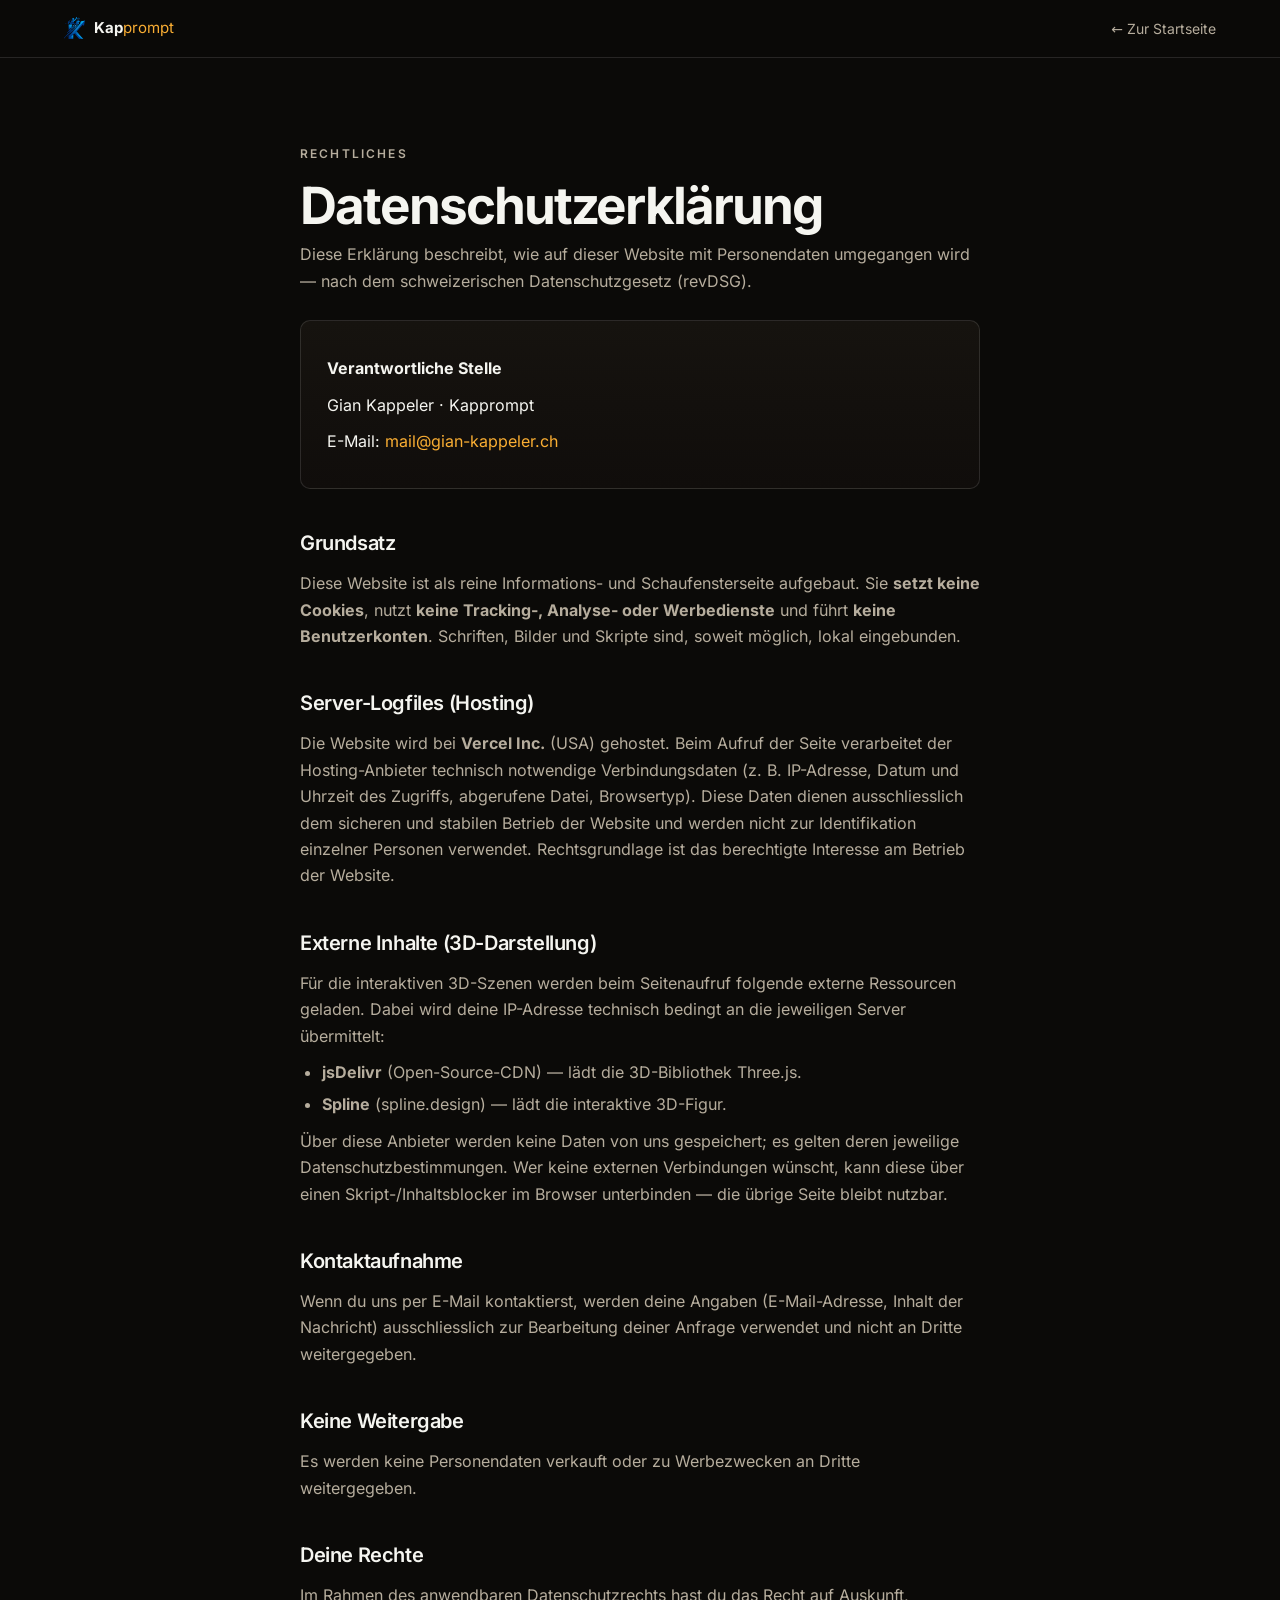
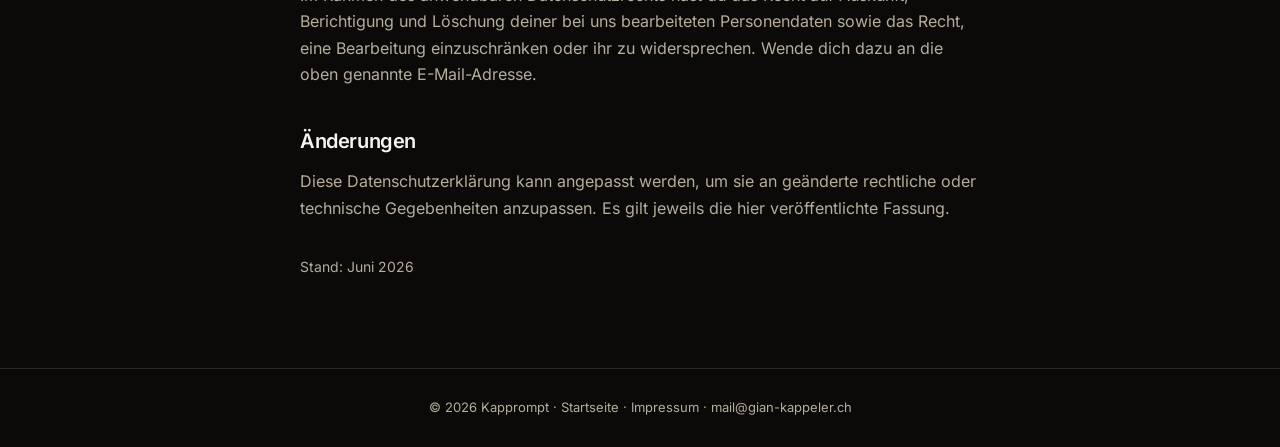
<file: datenschutz.html>
<!DOCTYPE html>
<html lang="de">
<head>
<meta charset="UTF-8">
<meta name="viewport" content="width=device-width, initial-scale=1.0">
<title>Datenschutz — Kapprompt</title>
<meta name="description" content="Datenschutzerklärung zu kapprompt.ch nach schweizerischem Datenschutzgesetz (revDSG).">
<meta name="robots" content="index,follow">
<link rel="icon" type="image/png" href="assets/img/logo.png">
<link rel="preload" as="font" type="font/woff2" href="assets/fonts/inter-400.woff2" crossorigin>
<style>
  @font-face{font-family:'Inter';font-weight:400;font-display:swap;src:url('assets/fonts/inter-400.woff2') format('woff2');}
  @font-face{font-family:'Inter';font-weight:600;font-display:swap;src:url('assets/fonts/inter-600.woff2') format('woff2');}
  @font-face{font-family:'Inter';font-weight:700;font-display:swap;src:url('assets/fonts/inter-700.woff2') format('woff2');}
  *,*::before,*::after{box-sizing:border-box;margin:0;padding:0;}
  :root{--ink:#f5f5f0;--mut:#b6ad9d;--warm:#faae33;--line:rgba(245,245,240,.12);}
  body{font-family:'Inter',system-ui,-apple-system,'Segoe UI',sans-serif;background:#0b0a08;color:var(--ink);
    line-height:1.65;-webkit-font-smoothing:antialiased;}
  a{color:var(--warm);text-decoration:none;}
  a:hover{text-decoration:underline;}
  .bar{position:sticky;top:0;z-index:10;display:flex;align-items:center;justify-content:space-between;
    padding:16px clamp(20px,5vw,64px);background:rgba(11,10,8,.78);backdrop-filter:blur(12px);
    border-bottom:1px solid var(--line);}
  .bar .brand{display:flex;align-items:center;gap:9px;font-weight:700;font-size:15px;color:var(--ink);}
  .bar .brand img{height:22px;}
  .bar .brand .p{font-weight:400;color:var(--warm);}
  .bar .home{font-size:14px;color:var(--mut);}
  main{max-width:760px;margin-inline:auto;padding:clamp(48px,9vh,110px) clamp(20px,5vw,40px) 80px;}
  .eyebrow{font-size:12px;font-weight:600;letter-spacing:.18em;text-transform:uppercase;color:var(--mut);}
  h1{font-size:clamp(2.2rem,5vw,3.2rem);line-height:1.02;letter-spacing:-.04em;margin:14px 0 8px;font-weight:700;}
  h2{font-size:1.25rem;letter-spacing:-.02em;margin:38px 0 10px;font-weight:600;}
  h3{font-size:1rem;margin:22px 0 6px;font-weight:600;color:var(--ink);}
  p{color:var(--mut);margin:10px 0;}
  ul{color:var(--mut);margin:10px 0 10px 22px;}
  li{margin:6px 0;}
  .card{margin-top:26px;padding:24px 26px;border:1px solid var(--line);border-radius:10px;
    background:linear-gradient(180deg,#16130f,#100d0b);}
  .card p{color:var(--ink);}
  .muted{font-size:14px;color:var(--mut);}
  footer{border-top:1px solid var(--line);padding:28px clamp(20px,5vw,40px);text-align:center;color:var(--mut);font-size:13px;}
  footer a{color:var(--mut);}
</style>
</head>
<body>
<header class="bar">
  <a class="brand" href="index.html"><img src="assets/img/logo.png" alt=""><span>Kap<span class="p">prompt</span></span></a>
  <a class="home" href="index.html">← Zur Startseite</a>
</header>

<main>
  <span class="eyebrow">Rechtliches</span>
  <h1>Datenschutzerklärung</h1>
  <p>Diese Erklärung beschreibt, wie auf dieser Website mit Personendaten umgegangen wird —
  nach dem schweizerischen Datenschutzgesetz (revDSG).</p>

  <div class="card">
    <p><strong>Verantwortliche Stelle</strong></p>
    <p>Gian Kappeler · Kapprompt</p>
    <p>E-Mail: <a href="mailto:mail@gian-kappeler.ch">mail@gian-kappeler.ch</a></p>
  </div>

  <h2>Grundsatz</h2>
  <p>Diese Website ist als reine Informations- und Schaufensterseite aufgebaut. Sie
  <strong>setzt keine Cookies</strong>, nutzt <strong>keine Tracking-, Analyse- oder
  Werbedienste</strong> und führt <strong>keine Benutzerkonten</strong>. Schriften, Bilder und
  Skripte sind, soweit möglich, lokal eingebunden.</p>

  <h2>Server-Logfiles (Hosting)</h2>
  <p>Die Website wird bei <strong>Vercel Inc.</strong> (USA) gehostet. Beim Aufruf der Seite
  verarbeitet der Hosting-Anbieter technisch notwendige Verbindungsdaten (z. B. IP-Adresse,
  Datum und Uhrzeit des Zugriffs, abgerufene Datei, Browsertyp). Diese Daten dienen ausschliesslich
  dem sicheren und stabilen Betrieb der Website und werden nicht zur Identifikation einzelner
  Personen verwendet. Rechtsgrundlage ist das berechtigte Interesse am Betrieb der Website.</p>

  <h2>Externe Inhalte (3D-Darstellung)</h2>
  <p>Für die interaktiven 3D-Szenen werden beim Seitenaufruf folgende externe Ressourcen geladen.
  Dabei wird deine IP-Adresse technisch bedingt an die jeweiligen Server übermittelt:</p>
  <ul>
    <li><strong>jsDelivr</strong> (Open-Source-CDN) — lädt die 3D-Bibliothek Three.js.</li>
    <li><strong>Spline</strong> (spline.design) — lädt die interaktive 3D-Figur.</li>
  </ul>
  <p>Über diese Anbieter werden keine Daten von uns gespeichert; es gelten deren jeweilige
  Datenschutzbestimmungen. Wer keine externen Verbindungen wünscht, kann diese über einen
  Skript-/Inhaltsblocker im Browser unterbinden — die übrige Seite bleibt nutzbar.</p>

  <h2>Kontaktaufnahme</h2>
  <p>Wenn du uns per E-Mail kontaktierst, werden deine Angaben (E-Mail-Adresse, Inhalt der
  Nachricht) ausschliesslich zur Bearbeitung deiner Anfrage verwendet und nicht an Dritte
  weitergegeben.</p>

  <h2>Keine Weitergabe</h2>
  <p>Es werden keine Personendaten verkauft oder zu Werbezwecken an Dritte weitergegeben.</p>

  <h2>Deine Rechte</h2>
  <p>Im Rahmen des anwendbaren Datenschutzrechts hast du das Recht auf Auskunft, Berichtigung und
  Löschung deiner bei uns bearbeiteten Personendaten sowie das Recht, eine Bearbeitung einzuschränken
  oder ihr zu widersprechen. Wende dich dazu an die oben genannte E-Mail-Adresse.</p>

  <h2>Änderungen</h2>
  <p>Diese Datenschutzerklärung kann angepasst werden, um sie an geänderte rechtliche oder
  technische Gegebenheiten anzupassen. Es gilt jeweils die hier veröffentlichte Fassung.</p>

  <p class="muted" style="margin-top:34px;">Stand: Juni 2026</p>
</main>

<footer>
  © 2026 Kapprompt · <a href="index.html">Startseite</a> · <a href="impressum.html">Impressum</a> ·
  <a href="mailto:mail@gian-kappeler.ch">mail@gian-kappeler.ch</a>
</footer>
</body>
</html>
</file>
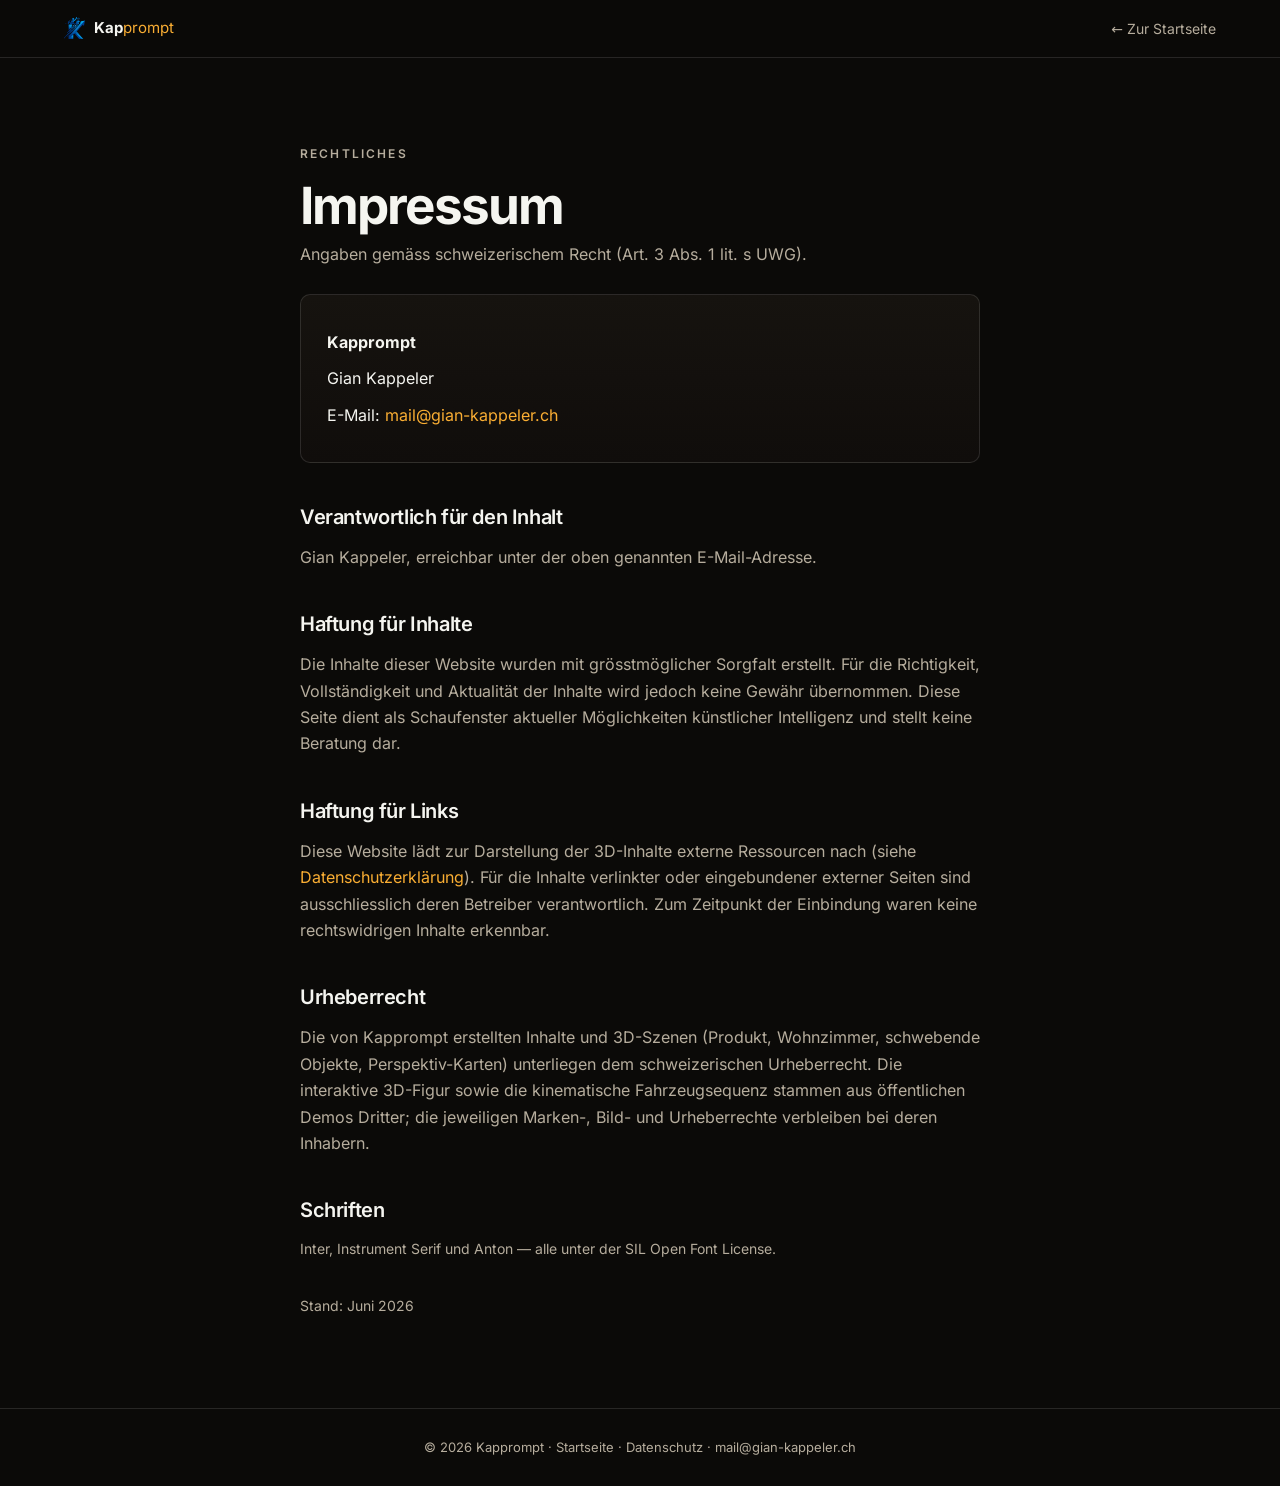
<file: impressum.html>
<!DOCTYPE html>
<html lang="de">
<head>
<meta charset="UTF-8">
<meta name="viewport" content="width=device-width, initial-scale=1.0">
<title>Impressum — Kapprompt</title>
<meta name="description" content="Impressum und rechtliche Angaben zu kapprompt.ch.">
<meta name="robots" content="index,follow">
<link rel="icon" type="image/png" href="assets/img/logo.png">
<link rel="preload" as="font" type="font/woff2" href="assets/fonts/inter-400.woff2" crossorigin>
<style>
  @font-face{font-family:'Inter';font-weight:400;font-display:swap;src:url('assets/fonts/inter-400.woff2') format('woff2');}
  @font-face{font-family:'Inter';font-weight:600;font-display:swap;src:url('assets/fonts/inter-600.woff2') format('woff2');}
  @font-face{font-family:'Inter';font-weight:700;font-display:swap;src:url('assets/fonts/inter-700.woff2') format('woff2');}
  *,*::before,*::after{box-sizing:border-box;margin:0;padding:0;}
  :root{--ink:#f5f5f0;--mut:#b6ad9d;--warm:#faae33;--line:rgba(245,245,240,.12);}
  body{font-family:'Inter',system-ui,-apple-system,'Segoe UI',sans-serif;background:#0b0a08;color:var(--ink);
    line-height:1.65;-webkit-font-smoothing:antialiased;}
  a{color:var(--warm);text-decoration:none;}
  a:hover{text-decoration:underline;}
  .bar{position:sticky;top:0;z-index:10;display:flex;align-items:center;justify-content:space-between;
    padding:16px clamp(20px,5vw,64px);background:rgba(11,10,8,.78);backdrop-filter:blur(12px);
    border-bottom:1px solid var(--line);}
  .bar .brand{display:flex;align-items:center;gap:9px;font-weight:700;font-size:15px;color:var(--ink);}
  .bar .brand img{height:22px;}
  .bar .brand .p{font-weight:400;color:var(--warm);}
  .bar .home{font-size:14px;color:var(--mut);}
  main{max-width:760px;margin-inline:auto;padding:clamp(48px,9vh,110px) clamp(20px,5vw,40px) 80px;}
  .eyebrow{font-size:12px;font-weight:600;letter-spacing:.18em;text-transform:uppercase;color:var(--mut);}
  h1{font-size:clamp(2.2rem,5vw,3.2rem);line-height:1.02;letter-spacing:-.04em;margin:14px 0 8px;font-weight:700;}
  h2{font-size:1.25rem;letter-spacing:-.02em;margin:38px 0 10px;font-weight:600;}
  p{color:var(--mut);margin:10px 0;}
  .card{margin-top:26px;padding:24px 26px;border:1px solid var(--line);border-radius:10px;
    background:linear-gradient(180deg,#16130f,#100d0b);}
  .card p{color:var(--ink);}
  .muted{font-size:14px;color:var(--mut);}
  footer{border-top:1px solid var(--line);padding:28px clamp(20px,5vw,40px);text-align:center;color:var(--mut);font-size:13px;}
  footer a{color:var(--mut);}
</style>
</head>
<body>
<header class="bar">
  <a class="brand" href="index.html"><img src="assets/img/logo.png" alt=""><span>Kap<span class="p">prompt</span></span></a>
  <a class="home" href="index.html">← Zur Startseite</a>
</header>

<main>
  <span class="eyebrow">Rechtliches</span>
  <h1>Impressum</h1>
  <p>Angaben gemäss schweizerischem Recht (Art. 3 Abs. 1 lit. s UWG).</p>

  <div class="card">
    <p><strong>Kapprompt</strong></p>
    <p>Gian Kappeler</p>
    <p>E-Mail: <a href="mailto:mail@gian-kappeler.ch">mail@gian-kappeler.ch</a></p>
  </div>

  <h2>Verantwortlich für den Inhalt</h2>
  <p>Gian Kappeler, erreichbar unter der oben genannten E-Mail-Adresse.</p>

  <h2>Haftung für Inhalte</h2>
  <p>Die Inhalte dieser Website wurden mit grösstmöglicher Sorgfalt erstellt. Für die Richtigkeit,
  Vollständigkeit und Aktualität der Inhalte wird jedoch keine Gewähr übernommen. Diese Seite dient
  als Schaufenster aktueller Möglichkeiten künstlicher Intelligenz und stellt keine Beratung dar.</p>

  <h2>Haftung für Links</h2>
  <p>Diese Website lädt zur Darstellung der 3D-Inhalte externe Ressourcen nach (siehe
  <a href="datenschutz.html">Datenschutzerklärung</a>). Für die Inhalte verlinkter oder
  eingebundener externer Seiten sind ausschliesslich deren Betreiber verantwortlich. Zum Zeitpunkt
  der Einbindung waren keine rechtswidrigen Inhalte erkennbar.</p>

  <h2>Urheberrecht</h2>
  <p>Die von Kapprompt erstellten Inhalte und 3D-Szenen (Produkt, Wohnzimmer, schwebende Objekte,
  Perspektiv-Karten) unterliegen dem schweizerischen Urheberrecht. Die interaktive 3D-Figur sowie
  die kinematische Fahrzeugsequenz stammen aus öffentlichen Demos Dritter; die jeweiligen Marken-,
  Bild- und Urheberrechte verbleiben bei deren Inhabern.</p>

  <h2>Schriften</h2>
  <p class="muted">Inter, Instrument Serif und Anton — alle unter der SIL Open Font License.</p>

  <p class="muted" style="margin-top:34px;">Stand: Juni 2026</p>
</main>

<footer>
  © 2026 Kapprompt · <a href="index.html">Startseite</a> · <a href="datenschutz.html">Datenschutz</a> ·
  <a href="mailto:mail@gian-kappeler.ch">mail@gian-kappeler.ch</a>
</footer>
</body>
</html>
</file>
